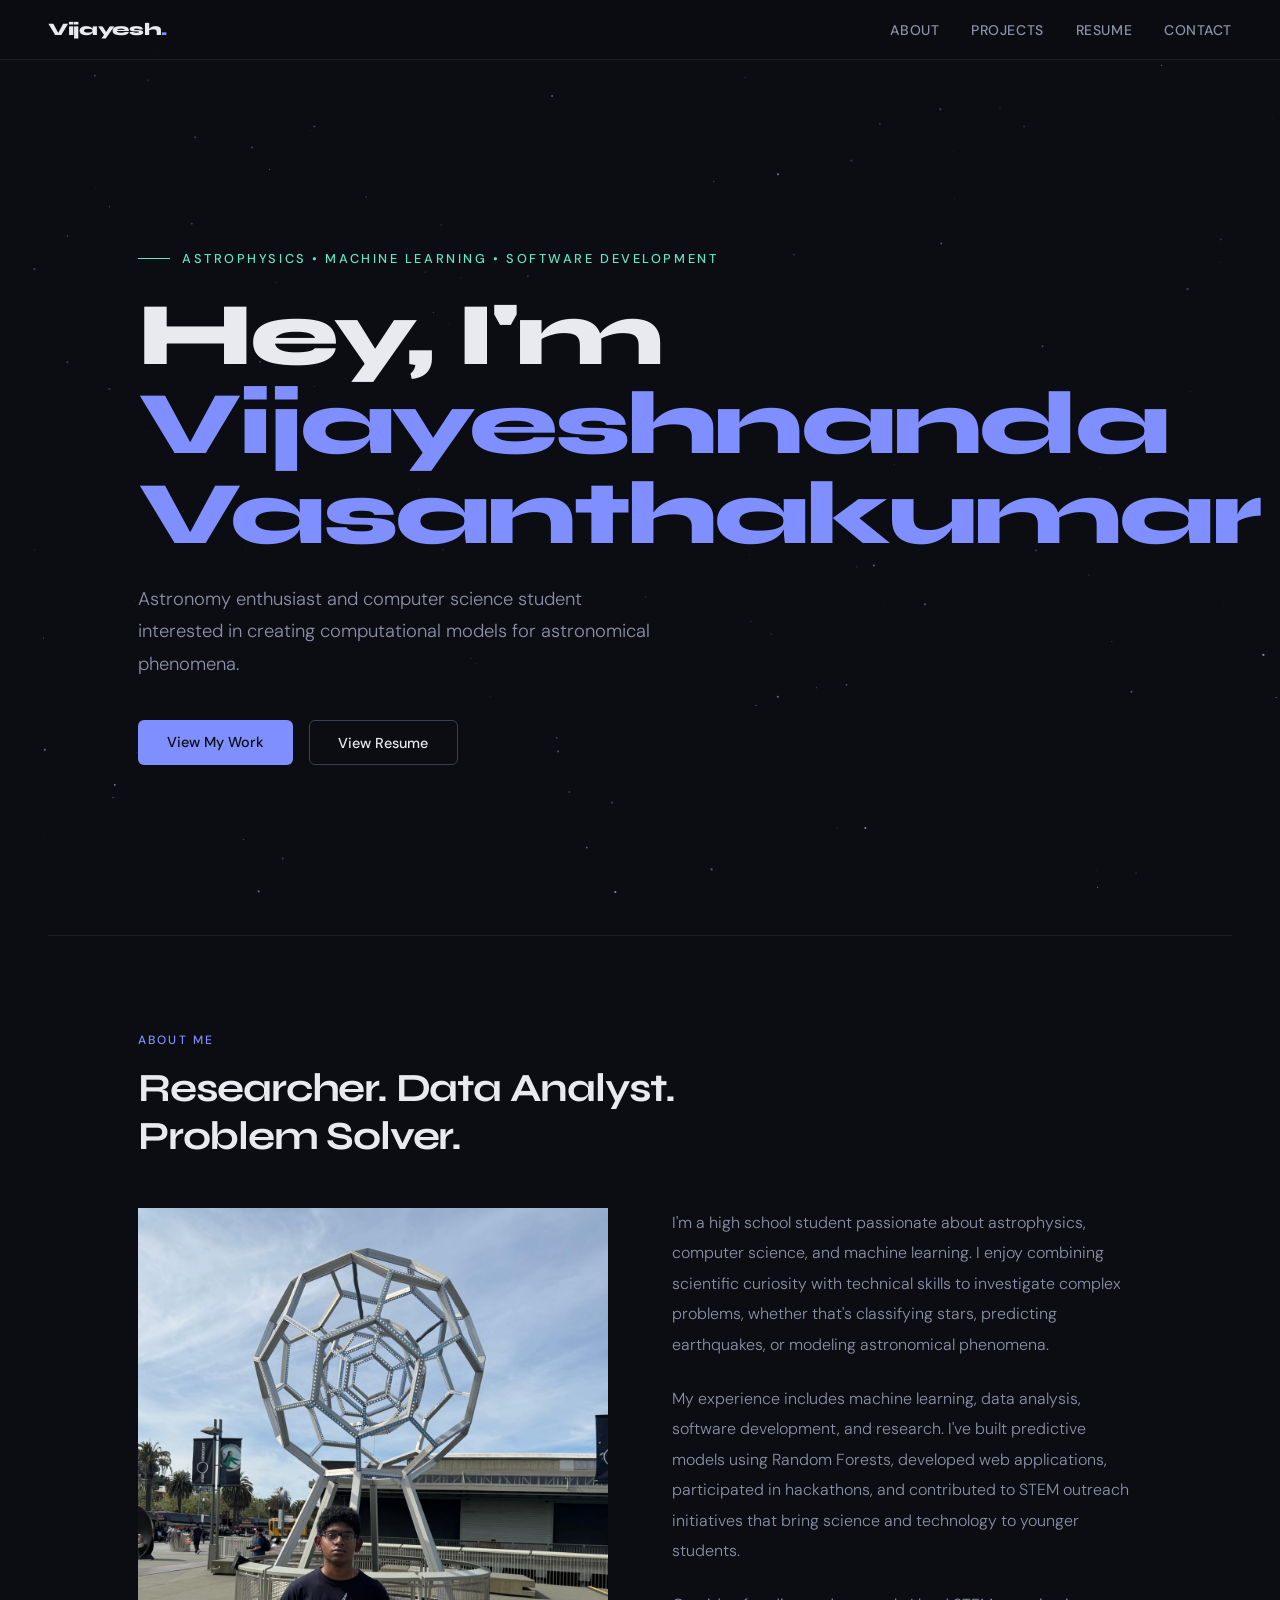
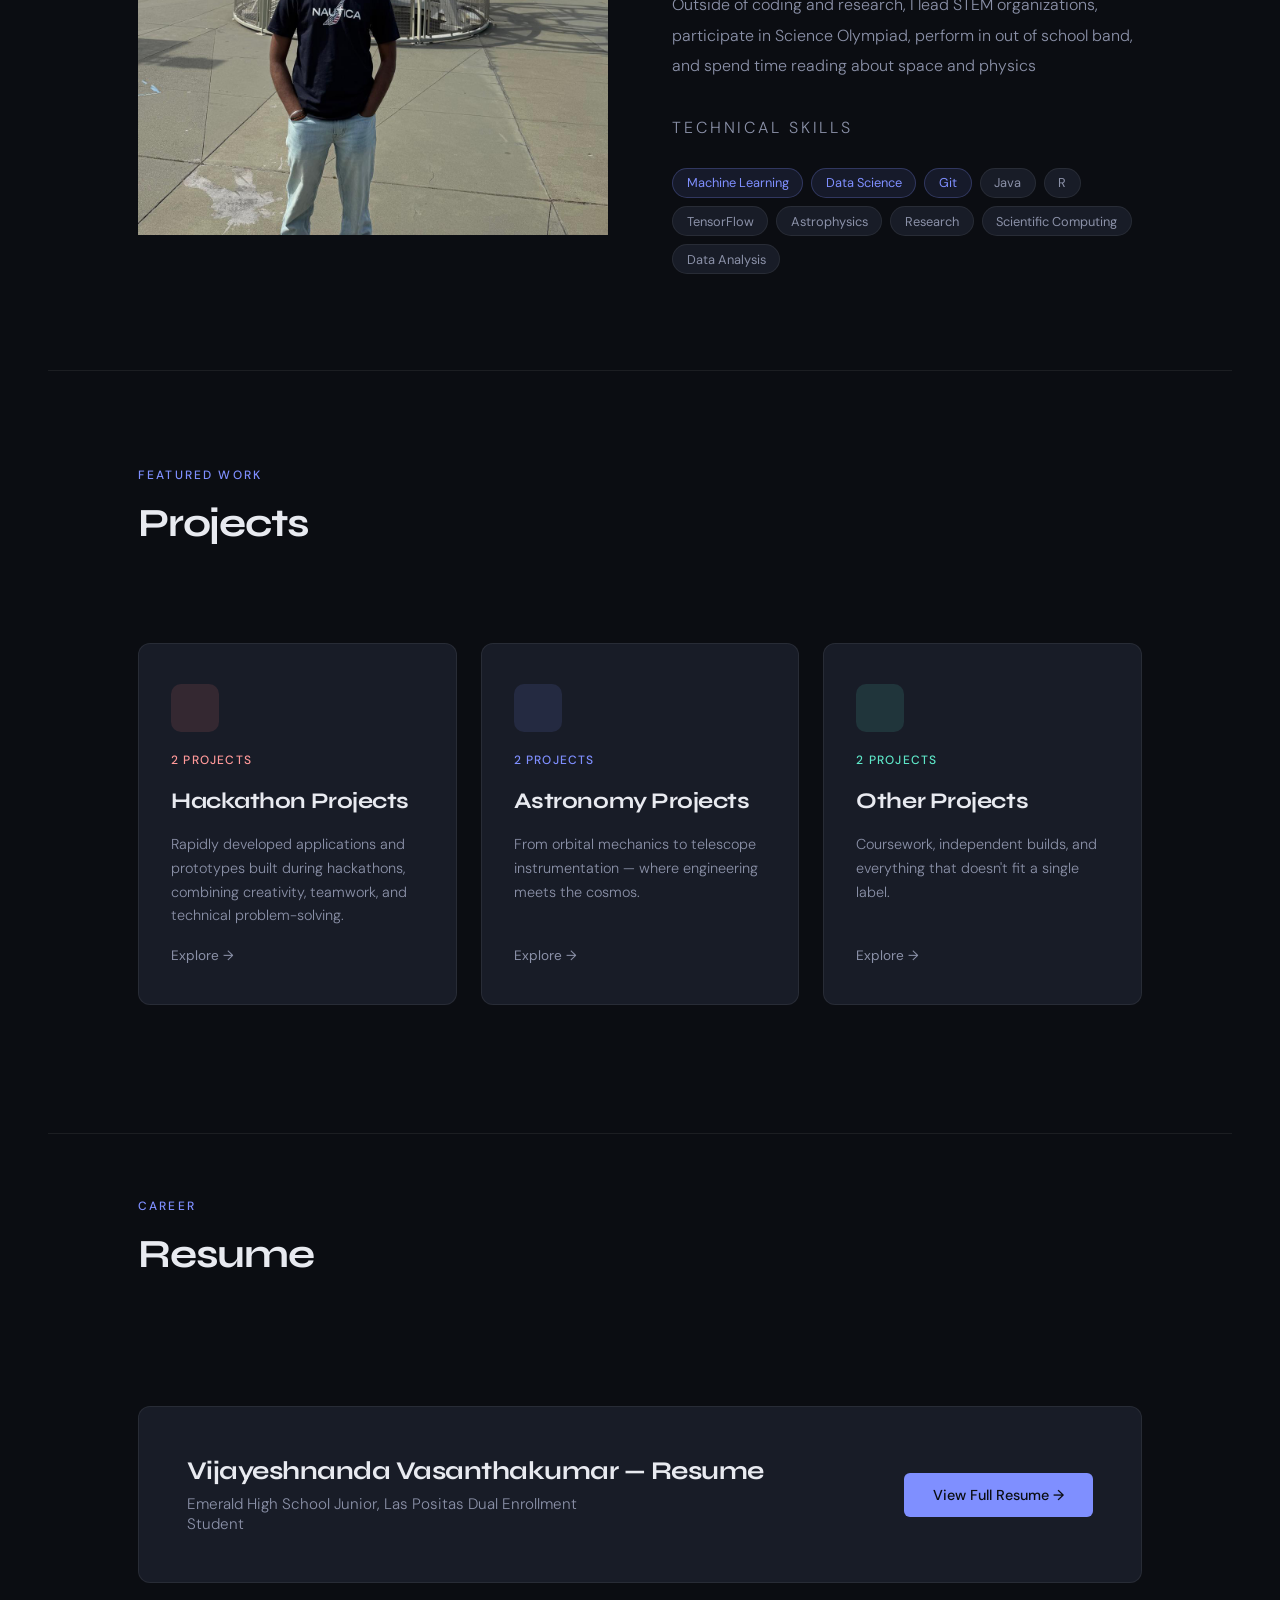
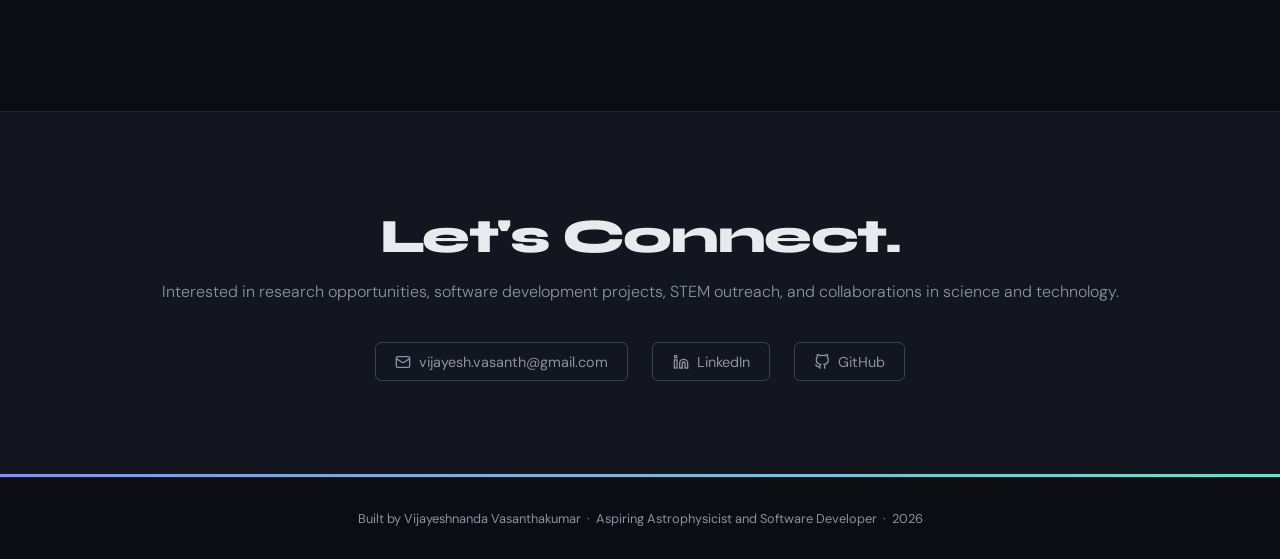
<file: index.html>
<!DOCTYPE html>
<html lang="en">
<head>
<meta charset="UTF-8">
<meta name="viewport" content="width=device-width, initial-scale=1.0">
<title>Vijayeshnanda Vasanthakumar | Portfolio</title>
<link href="https://fonts.googleapis.com/css2?family=Syne:wght@400;600;700;800&family=DM+Sans:wght@300;400;500&display=swap" rel="stylesheet">
<style>
:root {
  --ink: #0b0d12;
  --ink2: #13161e;
  --surface: #181c27;
  --surface2: #1f2436;
  --muted: #3a4058;
  --line: rgba(255,255,255,0.07);
  --text: #e8eaf0;
  --text2: #8b91a8;
  --accent: #7f8fff;
  --accent2: #5ee7c8;
  --glow: rgba(127,143,255,0.12);
}
*, *::before, *::after { box-sizing: border-box; margin: 0; padding: 0; }

body {
  font-family: 'DM Sans', sans-serif;
  background: var(--ink);
  color: var(--text);
  min-height: 100vh;
  overflow-x: hidden;
}

/* Star field */
#stars {
  position: fixed;
  inset: 0;
  pointer-events: none;
  z-index: 0;
}

nav {
  position: fixed;
  top: 0; left: 0; right: 0;
  z-index: 100;
  display: flex;
  justify-content: space-between;
  align-items: center;
  padding: 1.2rem 3rem;
  background: rgba(11,13,18,0.85);
  backdrop-filter: blur(12px);
  border-bottom: 1px solid var(--line);
}

.nav-brand {
  font-family: 'Syne', sans-serif;
  font-weight: 800;
  font-size: 1.1rem;
  color: var(--text);
  text-decoration: none;
  letter-spacing: -0.02em;
}

.nav-brand span { color: var(--accent); }

.nav-links {
  display: flex;
  gap: 2rem;
  list-style: none;
}

.nav-links a {
  font-size: 0.875rem;
  color: var(--text2);
  text-decoration: none;
  font-weight: 500;
  letter-spacing: 0.04em;
  text-transform: uppercase;
  transition: color 0.2s;
}

.nav-links a:hover { color: var(--text); }

main {
  position: relative;
  z-index: 1;
  padding-top: 80px;
}

/* Hero */
.hero {
  min-height: 95vh;
  display: flex;
  flex-direction: column;
  justify-content: center;
  align-items: flex-start;
  padding: 0 3rem;
  max-width: 1100px;
  margin: 0 auto;
}

.hero-eyebrow {
  font-size: 0.8rem;
  font-weight: 500;
  letter-spacing: 0.2em;
  text-transform: uppercase;
  color: var(--accent2);
  margin-bottom: 1.5rem;
  display: flex;
  align-items: center;
  gap: 0.75rem;
}

.hero-eyebrow::before {
  content: '';
  display: block;
  width: 32px;
  height: 1px;
  background: var(--accent2);
}

h1 {
  font-family: 'Syne', sans-serif;
  font-weight: 800;
  font-size: clamp(3rem, 7vw, 6rem);
  line-height: 1.0;
  letter-spacing: -0.03em;
  margin-bottom: 1.5rem;
}

h1 em {
  font-style: normal;
  color: var(--accent);
}

.hero-sub {
  font-size: 1.15rem;
  color: var(--text2);
  max-width: 520px;
  line-height: 1.75;
  margin-bottom: 2.5rem;
  font-weight: 300;
}

.hero-cta {
  display: flex;
  gap: 1rem;
  flex-wrap: wrap;
}

.btn {
  padding: 0.8rem 1.8rem;
  border-radius: 6px;
  font-family: 'DM Sans', sans-serif;
  font-size: 0.9rem;
  font-weight: 500;
  text-decoration: none;
  transition: all 0.2s;
  cursor: pointer;
  border: none;
}

.btn-primary {
  background: var(--accent);
  color: #0b0d12;
}

.btn-primary:hover {
  background: #a0aaff;
  transform: translateY(-1px);
}

.btn-outline {
  background: transparent;
  color: var(--text);
  border: 1px solid var(--muted);
}

.btn-outline:hover {
  border-color: var(--accent);
  color: var(--accent);
  transform: translateY(-1px);
}

/* About section */
.section {
  max-width: 1100px;
  margin: 0 auto;
  padding: 6rem 3rem;
}

.section-label {
  font-size: 0.75rem;
  font-weight: 500;
  letter-spacing: 0.18em;
  text-transform: uppercase;
  color: var(--accent);
  margin-bottom: 1rem;
}

.section-title {
  font-family: 'Syne', sans-serif;
  font-weight: 700;
  font-size: 2.5rem;
  letter-spacing: -0.03em;
  margin-bottom: 3rem;
  color: var(--text);
}

.about-grid {
  display: grid;
  grid-template-columns: 1fr 1fr;
  gap: 4rem;
  align-items: start;
}

.about-photo img {
  width: 100%;
  height: 100%;
  object-fit: cover;
}

.about-photo::after {
  content: '';
  position: absolute;
  bottom: 0; left: 0; right: 0;
  height: 3px;
  background: linear-gradient(90deg, var(--accent), var(--accent2));
}

.about-photo svg {
  width: 48px;
  height: 48px;
  opacity: 0.3;
}

.about-text p {
  color: var(--text2);
  line-height: 1.9;
  margin-bottom: 1.5rem;
  font-size: 1rem;
  font-weight: 300;
}

.about-text p:last-of-type { margin-bottom: 2rem; }

.skills-row {
  display: flex;
  flex-wrap: wrap;
  gap: 0.5rem;
  margin-top: 1.5rem;
}

.skill-tag {
  background: var(--surface);
  border: 1px solid var(--line);
  color: var(--text2);
  font-size: 0.8rem;
  padding: 0.35rem 0.85rem;
  border-radius: 100px;
  font-weight: 400;
}

.skill-tag.accent-tag {
  background: rgba(127,143,255,0.1);
  border-color: rgba(127,143,255,0.25);
  color: var(--accent);
}

/* Divider */
.divider {
  border: none;
  border-top: 1px solid var(--line);
  margin: 0 3rem;
}

/* Projects grid */
.projects-intro {
  max-width: 1100px;
  margin: 0 auto;
  padding: 6rem 3rem 3rem;
}

.project-cards-grid {
  max-width: 1100px;
  margin: 0 auto;
  padding: 0 3rem 8rem;
  display: grid;
  grid-template-columns: repeat(3, 1fr);
  gap: 1.5rem;
}

.project-category-card {
  background: var(--surface);
  border: 1px solid var(--line);
  border-radius: 12px;
  padding: 2.5rem 2rem;
  text-decoration: none;
  display: flex;
  flex-direction: column;
  gap: 1.2rem;
  transition: all 0.25s ease;
  position: relative;
  overflow: hidden;
}

.project-category-card::before {
  content: '';
  position: absolute;
  top: 0; left: 0; right: 0;
  height: 2px;
  opacity: 0;
  transition: opacity 0.25s;
}

.card-hack::before { background: linear-gradient(90deg, #ff7f7f, #ffb347); }
.card-astro::before { background: linear-gradient(90deg, var(--accent), var(--accent2)); }
.card-other::before { background: linear-gradient(90deg, #7fe8c8, #5ec8a8); }

.project-category-card:hover {
  border-color: var(--muted);
  transform: translateY(-4px);
  background: var(--surface2);
}

.project-category-card:hover::before { opacity: 1; }

.card-icon {
  width: 48px;
  height: 48px;
  border-radius: 10px;
  display: flex;
  align-items: center;
  justify-content: center;
  font-size: 1.5rem;
}

.card-hack .card-icon { background: rgba(255,127,127,0.12); }
.card-astro .card-icon { background: rgba(127,143,255,0.12); }
.card-other .card-icon { background: rgba(94,231,200,0.12); }

.card-count {
  font-size: 0.75rem;
  letter-spacing: 0.1em;
  text-transform: uppercase;
  font-weight: 500;
}

.card-hack .card-count { color: #ff9999; }
.card-astro .card-count { color: var(--accent); }
.card-other .card-count { color: var(--accent2); }

.project-category-card h3 {
  font-family: 'Syne', sans-serif;
  font-weight: 700;
  font-size: 1.4rem;
  color: var(--text);
  letter-spacing: -0.02em;
  margin: 0;
}

.project-category-card p {
  color: var(--text2);
  font-size: 0.9rem;
  line-height: 1.65;
  font-weight: 300;
  margin: 0;
}

.card-arrow {
  margin-top: auto;
  color: var(--text2);
  font-size: 0.85rem;
  display: flex;
  align-items: center;
  gap: 0.4rem;
  transition: gap 0.2s;
}

.project-category-card:hover .card-arrow {
  gap: 0.7rem;
  color: var(--text);
}

/* Resume section */
.resume-card-wrapper {
  max-width: 1100px;
  margin: 0 auto;
  padding: 0 3rem 8rem;
}

.resume-card {
  background: var(--surface);
  border: 1px solid var(--line);
  border-radius: 12px;
  padding: 3rem;
  display: grid;
  grid-template-columns: 1fr auto;
  align-items: center;
  gap: 2rem;
  text-decoration: none;
  transition: all 0.25s;
  position: relative;
  overflow: hidden;
}

.resume-card::before {
  content: '';
  position: absolute;
  top: 0; left: 0; right: 0;
  height: 2px;
  background: linear-gradient(90deg, var(--accent), var(--accent2));
  opacity: 0;
  transition: opacity 0.25s;
}

.resume-card:hover {
  border-color: var(--muted);
  transform: translateY(-2px);
}

.resume-card:hover::before { opacity: 1; }

.resume-card h3 {
  font-family: 'Syne', sans-serif;
  font-weight: 700;
  font-size: 1.6rem;
  color: var(--text);
  letter-spacing: -0.02em;
  margin-bottom: 0.5rem;
}

.resume-card p {
  color: var(--text2);
  font-size: 0.95rem;
  font-weight: 300;
  max-width: 420px;
}

.resume-card .btn { flex-shrink: 0; }

/* Contact */
.contact-section {
  background: var(--ink2);
  border-top: 1px solid var(--line);
  padding: 6rem 3rem;
  text-align: center;
}

.contact-section h2 {
  font-family: 'Syne', sans-serif;
  font-weight: 800;
  font-size: 3rem;
  letter-spacing: -0.03em;
  margin-bottom: 1rem;
}

.contact-section p {
  color: var(--text2);
  font-size: 1rem;
  font-weight: 300;
  margin-bottom: 2.5rem;
}

.contact-links {
  display: flex;
  justify-content: center;
  gap: 1.5rem;
  flex-wrap: wrap;
}

.contact-link {
  display: flex;
  align-items: center;
  gap: 0.5rem;
  color: var(--text2);
  text-decoration: none;
  font-size: 0.9rem;
  padding: 0.6rem 1.2rem;
  border: 1px solid var(--muted);
  border-radius: 6px;
  transition: all 0.2s;
}

.contact-link:hover {
  color: var(--accent);
  border-color: var(--accent);
}

footer {
  background: var(--ink);
  border-top: 1px solid var(--line);
  text-align: center;
  padding: 2rem;
  color: var(--text2);
  font-size: 0.8rem;
}

@media (max-width: 900px) {
  nav { padding: 1rem 1.5rem; }
  .hero, .section, .projects-intro, .project-cards-grid, .resume-card-wrapper { padding-left: 1.5rem; padding-right: 1.5rem; }
  .about-grid { grid-template-columns: 1fr; gap: 2rem; }
  .about-photo { aspect-ratio: 1/1; }
  .project-cards-grid { grid-template-columns: 1fr; }
  .resume-card { grid-template-columns: 1fr; }
  .divider { margin: 0 1.5rem; }
}
</style>
</head>
<body>

<canvas id="stars"></canvas>

<nav>
  <a href="index.html" class="nav-brand">Vijayesh<span>.</span></a>
  <ul class="nav-links">
    <li><a href="#about">About</a></li>
    <li><a href="#projects">Projects</a></li>
    <li><a href="pages/resume.html">Resume</a></li>
    <li><a href="#contact">Contact</a></li>
  </ul>
</nav>

<main>

  <!-- Hero -->
  <section class="hero">
    <div class="hero-eyebrow">Astrophysics • Machine Learning • Software Development</div>
    <h1>Hey, I'm<br><em>Vijayeshnanda Vasanthakumar</em></h1>
    <p class="hero-sub">Astronomy enthusiast and computer science student interested in creating computational models for astronomical phenomena.</p>
    <div class="hero-cta">
      <a href="#projects" class="btn btn-primary">View My Work</a>
      <a href="pages/resume.html" class="btn btn-outline">View Resume</a>
    </div>
  </section>

  <hr class="divider">

  <!-- About -->
  <section id="about" class="section">
    <p class="section-label">About Me</p>
    <h2 class="section-title">Researcher. Data Analyst.<br>Problem Solver.</h2>
    <div class="about-grid">
      <div class="about-photo">
        <img src="external/vijayesh.jpeg" alt="Vijayeshnanda Vasanthakumar">
      </div>
      <div class="about-text">
        <p>I'm a high school student passionate about astrophysics, computer science, and machine learning. I enjoy combining scientific curiosity with technical skills to investigate complex problems, whether that's classifying stars, predicting earthquakes, or modeling astronomical phenomena.</p>
        <p>My experience includes machine learning, data analysis, software development, and research. I've built predictive models using Random Forests, developed web applications, participated in hackathons, and contributed to STEM outreach initiatives that bring science and technology to younger students.</p>
        <p>Outside of coding and research, I lead STEM organizations, participate in Science Olympiad, perform in out of school band, and spend time reading about space and physics</p>

        <p class="section-label" style="margin-top: 2rem; margin-bottom: 0.75rem;">Technical Skills</p>
        <div class="skills-row">
            <span class="skill-tag accent-tag">Machine Learning</span>
            <span class="skill-tag accent-tag">Data Science</span>
            <span class="skill-tag accent-tag">Git</span>
            <span class="skill-tag">Java</span>
            <span class="skill-tag">R</span>
            <span class="skill-tag">TensorFlow</span>
            <span class="skill-tag">Astrophysics</span>
            <span class="skill-tag">Research</span>
            <span class="skill-tag">Scientific Computing</span>
            <span class="skill-tag">Data Analysis</span>
        </div>
      </div>
    </div>
  </section>

  <hr class="divider">

  <!-- Projects -->
  <div id="projects" class="projects-intro">
    <p class="section-label">Featured Work</p>
    <h2 class="section-title">Projects</h2>
  </div>

  <div class="project-cards-grid">
    <a href="pages/hackathon.html" class="project-category-card card-hack">
      <div class="card-icon"></div>
      <span class="card-count">2 Projects</span>
      <h3>Hackathon Projects</h3>
      <p>Rapidly developed applications and prototypes built during hackathons, combining creativity, teamwork, and technical problem-solving.</p>
      <div class="card-arrow">Explore &#8594;</div>
    </a>

    <a href="pages/astronomy.html" class="project-category-card card-astro">
      <div class="card-icon"></div>
      <span class="card-count">2 Projects</span>
      <h3>Astronomy Projects</h3>
      <p>From orbital mechanics to telescope instrumentation — where engineering meets the cosmos.</p>
      <div class="card-arrow">Explore &#8594;</div>
    </a>

    <a href="pages/other.html" class="project-category-card card-other">
      <div class="card-icon"></div>
      <span class="card-count">2 Projects</span>
      <h3>Other Projects</h3>
      <p>Coursework, independent builds, and everything that doesn't fit a single label.</p>
      <div class="card-arrow">Explore &#8594;</div>
    </a>
  </div>

  <hr class="divider">

  <!-- Resume -->
  <div class="section" style="padding-top: 4rem;">
    <p class="section-label">Career</p>
    <h2 class="section-title" style="margin-bottom: 2rem;">Resume</h2>
  </div>

  <div class="resume-card-wrapper" style="padding-top: 0;">
    <a href="pages/resume.html" class="resume-card">
      <div>
        <h3>Vijayeshnanda Vasanthakumar — Resume</h3>
        <p>Emerald High School Junior, Las Positas Dual Enrollment Student</p>
      </div>
      <span class="btn btn-primary">View Full Resume &#8594;</span>
    </a>
  </div>

  <!-- Contact -->
  <section id="contact" class="contact-section">
    <h2>Let's Connect.</h2>
    <p>Interested in research opportunities, software development projects, STEM outreach, and collaborations in science and technology.</p>
    <div class="contact-links">
      <a href="mailto:vijayesh.vasanth@gmail.com" class="contact-link">
        <svg width="16" height="16" viewBox="0 0 24 24" fill="none" stroke="currentColor" stroke-width="2"><rect x="2" y="4" width="20" height="16" rx="2"/><path d="m22 7-8.97 5.7a1.94 1.94 0 0 1-2.06 0L2 7"/></svg>
        vijayesh.vasanth@gmail.com
      </a>
      <a href="https://www.linkedin.com/in/vijayeshnanda-vasanthakumar/" class="contact-link">
        <svg width="16" height="16" viewBox="0 0 24 24" fill="none" stroke="currentColor" stroke-width="2"><path d="M16 8a6 6 0 0 1 6 6v7h-4v-7a2 2 0 0 0-2-2 2 2 0 0 0-2 2v7h-4v-7a6 6 0 0 1 6-6z"/><rect x="2" y="9" width="4" height="12"/><circle cx="4" cy="4" r="2"/></svg>
        LinkedIn
      </a>
      <a href="https://github.com/Vijayesh314" class="contact-link">
        <svg width="16" height="16" viewBox="0 0 24 24" fill="none" stroke="currentColor" stroke-width="2"><path d="M9 19c-5 1.5-5-2.5-7-3m14 6v-3.87a3.37 3.37 0 0 0-.94-2.61c3.14-.35 6.44-1.54 6.44-7A5.44 5.44 0 0 0 20 4.77 5.07 5.07 0 0 0 19.91 1S18.73.65 16 2.48a13.38 13.38 0 0 0-7 0C6.27.65 5.09 1 5.09 1A5.07 5.07 0 0 0 5 4.77a5.44 5.44 0 0 0-1.5 3.78c0 5.42 3.3 6.61 6.44 7A3.37 3.37 0 0 0 9 18.13V22"/></svg>
        GitHub
      </a>
    </div>
  </section>

</main>

<footer>
  Built by Vijayeshnanda Vasanthakumar &nbsp;·&nbsp; Aspiring Astrophysicist and Software Developer &nbsp;·&nbsp; 2026
</footer>

<script>
const canvas = document.getElementById('stars');
const ctx = canvas.getContext('2d');
let stars = [];

function resize() {
  canvas.width = window.innerWidth;
  canvas.height = window.innerHeight;
}

function makeStars() {
  stars = [];
  for (let i = 0; i < 180; i++) {
    stars.push({
      x: Math.random() * canvas.width,
      y: Math.random() * canvas.height,
      r: Math.random() * 1.2,
      a: Math.random() * 0.6 + 0.1,
      s: Math.random() * 0.3 + 0.05
    });
  }
}

function draw() {
  ctx.clearRect(0, 0, canvas.width, canvas.height);
  const now = Date.now() / 1000;
  stars.forEach(s => {
    ctx.beginPath();
    ctx.arc(s.x, s.y, s.r, 0, Math.PI * 2);
    ctx.fillStyle = `rgba(200,210,255,${s.a * (0.7 + 0.3 * Math.sin(now * s.s + s.x))})`;
    ctx.fill();
  });
  requestAnimationFrame(draw);
}

resize();
makeStars();
draw();
window.addEventListener('resize', () => { resize(); makeStars(); });

// Smooth scroll
document.querySelectorAll('a[href^="#"]').forEach(a => {
  a.addEventListener('click', e => {
    const t = document.querySelector(a.getAttribute('href'));
    if (t) { e.preventDefault(); t.scrollIntoView({ behavior: 'smooth' }); }
  });
});
</script>
</body>
</html>
</file>
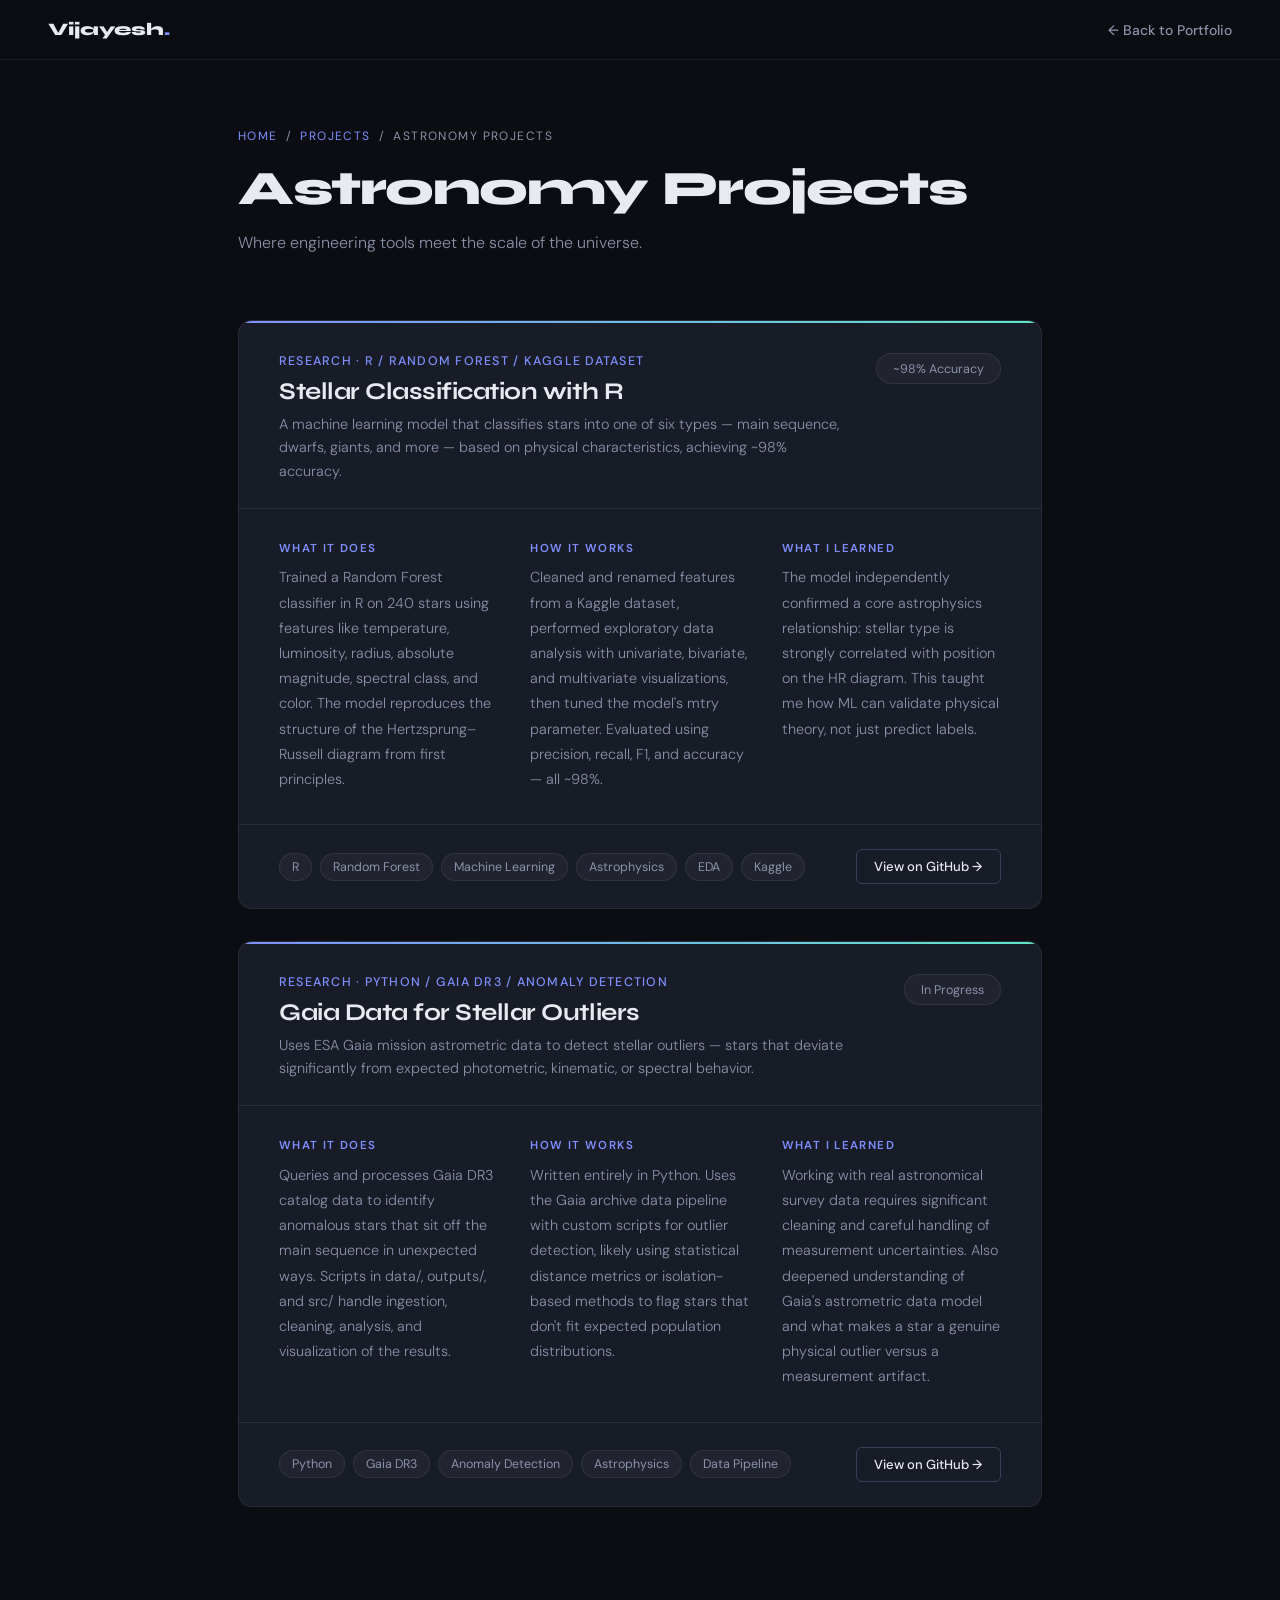
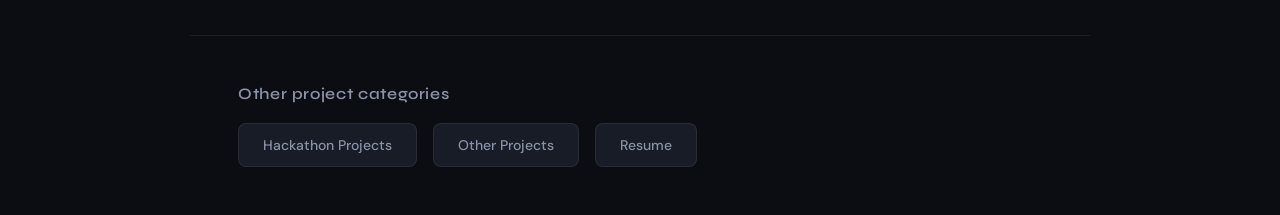
<file: pages/astronomy.html>
<!DOCTYPE html>
<html lang="en">
<head>
<meta charset="UTF-8">
<meta name="viewport" content="width=device-width, initial-scale=1.0">
<title>Astronomy Projects — Vijayesh</title>
<link href="https://fonts.googleapis.com/css2?family=Syne:wght@400;600;700;800&family=DM+Sans:wght@300;400;500&display=swap" rel="stylesheet">
<style>

:root {
  --ink: #0b0d12;
  --ink2: #13161e;
  --surface: #181c27;
  --surface2: #1f2436;
  --muted: #3a4058;
  --line: rgba(255,255,255,0.07);
  --text: #e8eaf0;
  --text2: #8b91a8;
}
*, *::before, *::after { box-sizing: border-box; margin: 0; padding: 0; }
body { font-family: 'DM Sans', sans-serif; background: var(--ink); color: var(--text); min-height: 100vh; }
nav { position: fixed; top: 0; left: 0; right: 0; z-index: 100; display: flex; justify-content: space-between; align-items: center; padding: 1.2rem 3rem; background: rgba(11,13,18,0.9); backdrop-filter: blur(12px); border-bottom: 1px solid var(--line); }
.nav-brand { font-family: 'Syne', sans-serif; font-weight: 800; font-size: 1.1rem; color: var(--text); text-decoration: none; }
.nav-back { display: flex; align-items: center; gap: 0.5rem; color: var(--text2); text-decoration: none; font-size: 0.875rem; font-weight: 500; transition: color 0.2s; }
.nav-back:hover { color: var(--text); }
.page-header { padding: 8rem 3rem 4rem; max-width: 900px; margin: 0 auto; }
.breadcrumb { font-size: 0.75rem; letter-spacing: 0.12em; text-transform: uppercase; color: var(--text2); margin-bottom: 1rem; display: flex; align-items: center; gap: 0.5rem; }
.breadcrumb a { color: var(--accent); text-decoration: none; }
.breadcrumb a:hover { text-decoration: underline; }
.page-icon { font-size: 3rem; margin-bottom: 1rem; display: block; }
h1 { font-family: 'Syne', sans-serif; font-weight: 800; font-size: 3rem; letter-spacing: -0.03em; margin-bottom: 0.75rem; }
.page-sub { color: var(--text2); font-size: 1rem; font-weight: 300; line-height: 1.7; }
.projects-list { max-width: 900px; margin: 0 auto; padding: 0 3rem 8rem; display: flex; flex-direction: column; gap: 2rem; }
.project-card { background: var(--surface); border: 1px solid var(--line); border-radius: 14px; overflow: hidden; transition: border-color 0.2s; position: relative; }
.project-card::before { content: ''; position: absolute; top: 0; left: 0; right: 0; height: 2px; background: linear-gradient(90deg, var(--accent-from), var(--accent-to)); }
.project-card:hover { border-color: var(--muted); }
.project-card-header { padding: 2rem 2.5rem 1.5rem; display: flex; justify-content: space-between; align-items: flex-start; gap: 2rem; border-bottom: 1px solid var(--line); }
.project-meta { font-size: 0.78rem; letter-spacing: 0.1em; text-transform: uppercase; color: var(--accent); font-weight: 500; margin-bottom: 0.5rem; }
.project-card-header h2 { font-family: 'Syne', sans-serif; font-weight: 700; font-size: 1.5rem; letter-spacing: -0.02em; color: var(--text); margin-bottom: 0.4rem; }
.project-desc { font-size: 0.9rem; color: var(--text2); line-height: 1.65; font-weight: 300; }
.project-status { background: rgba(255,255,255,0.04); border: 1px solid var(--line); border-radius: 100px; padding: 0.4rem 1rem; font-size: 0.78rem; color: var(--text2); white-space: nowrap; flex-shrink: 0; }
.project-body { padding: 2rem 2.5rem; display: grid; grid-template-columns: 1fr 1fr 1fr; gap: 2rem; border-bottom: 1px solid var(--line); }
.block-label { font-size: 0.72rem; letter-spacing: 0.12em; text-transform: uppercase; color: var(--accent); font-weight: 600; margin-bottom: 0.6rem; }
.project-block p { font-size: 0.9rem; color: var(--text2); line-height: 1.75; font-weight: 300; }
.project-footer { padding: 1.5rem 2.5rem; display: flex; justify-content: space-between; align-items: center; gap: 1.5rem; flex-wrap: wrap; }
.tags { display: flex; flex-wrap: wrap; gap: 0.5rem; }
.tag { background: rgba(255,255,255,0.04); border: 1px solid var(--line); color: var(--text2); font-size: 0.78rem; padding: 0.3rem 0.75rem; border-radius: 100px; }
.project-links { display: flex; gap: 0.75rem; flex-shrink: 0; }
.btn { display: inline-flex; align-items: center; gap: 0.4rem; border-radius: 6px; font-family: 'DM Sans', sans-serif; font-weight: 500; text-decoration: none; transition: all 0.2s; cursor: pointer; border: none; }
.btn-sm { padding: 0.5rem 1.1rem; font-size: 0.82rem; }
.btn-outline { background: transparent; color: var(--text); border: 1px solid var(--muted); }
.btn-outline:hover { border-color: var(--accent); color: var(--accent); }
.btn-ghost { background: transparent; color: var(--text2); border: none; padding-left: 0; }
.btn-ghost:hover { color: var(--text); }
.other-cats { max-width: 900px; margin: 0 auto; padding: 3rem; border-top: 1px solid var(--line); }
.other-cats h3 { font-family: 'Syne', sans-serif; font-weight: 600; font-size: 1rem; color: var(--text2); margin-bottom: 1.25rem; letter-spacing: 0.04em; }
.cat-links { display: flex; gap: 1rem; flex-wrap: wrap; }
.cat-link { display: flex; align-items: center; gap: 0.6rem; padding: 0.75rem 1.5rem; background: var(--surface); border: 1px solid var(--line); border-radius: 8px; text-decoration: none; color: var(--text2); font-size: 0.875rem; font-weight: 500; transition: all 0.2s; }
.cat-link:hover { border-color: var(--muted); color: var(--text); background: var(--surface2); }
@media (max-width: 768px) { nav, .page-header, .projects-list, .other-cats { padding-left: 1.5rem; padding-right: 1.5rem; } h1 { font-size: 2rem; } .project-card-header { flex-direction: column; gap: 1rem; } .project-body { grid-template-columns: 1fr; gap: 1.5rem; } .project-footer { flex-direction: column; align-items: flex-start; } }

:root {
  --accent: #7f8fff;
  --accent-from: #7f8fff;
  --accent-to: #5ee7c8;
}
</style>
</head>
<body>
<nav>
  <a href="../index.html" class="nav-brand">Vijayesh<span style="color:#7f8fff">.</span></a>
  <a href="../index.html" class="nav-back">&#8592; Back to Portfolio</a>
</nav>

<div class="page-header">
  <div class="breadcrumb">
    <a href="../index.html">Home</a>
    <span>/</span>
    <a href="../index.html#projects">Projects</a>
    <span>/</span>
    <span>Astronomy Projects</span>
  </div>
  <span class="page-icon"></span>
  <h1>Astronomy Projects</h1>
  <p class="page-sub">Where engineering tools meet the scale of the universe.</p>
</div>

<div class="projects-list">

    <div class="project-card">
      <div class="project-card-header">
        <div>
          <div class="project-meta">Research · R / Random Forest / Kaggle Dataset</div>
          <h2>Stellar Classification with R</h2>
          <p class="project-desc" style="margin-top:0.4rem;">A machine learning model that classifies stars into one of six types — main sequence, dwarfs, giants, and more — based on physical characteristics, achieving ~98% accuracy.</p>
        </div>
        <div class="project-status">~98% Accuracy</div>
      </div>
      <div class="project-body">
        <div class="project-block">
          <div class="block-label">What it does</div>
          <p>Trained a Random Forest classifier in R on 240 stars using features like temperature, luminosity, radius, absolute magnitude, spectral class, and color. The model reproduces the structure of the Hertzsprung–Russell diagram from first principles.</p>
        </div>
        <div class="project-block">
          <div class="block-label">How it works</div>
          <p>Cleaned and renamed features from a Kaggle dataset, performed exploratory data analysis with univariate, bivariate, and multivariate visualizations, then tuned the model's mtry parameter. Evaluated using precision, recall, F1, and accuracy — all ~98%.</p>
        </div>
        <div class="project-block">
          <div class="block-label">What I learned</div>
          <p>The model independently confirmed a core astrophysics relationship: stellar type is strongly correlated with position on the HR diagram. This taught me how ML can validate physical theory, not just predict labels.</p>
        </div>
      </div>
      <div class="project-footer">
        <div class="tags"><span class="tag">R</span><span class="tag">Random Forest</span><span class="tag">Machine Learning</span><span class="tag">Astrophysics</span><span class="tag">EDA</span><span class="tag">Kaggle</span></div>
        <div class="project-links">
          <a href="https://github.com/Vijayesh314/Stellar-Classification-with-R" target="_blank" rel="noopener" class="btn btn-outline btn-sm">View on GitHub &#8594;</a>
        </div>
      </div>
    </div>
    <div class="project-card">
      <div class="project-card-header">
        <div>
          <div class="project-meta">Research · Python / Gaia DR3 / Anomaly Detection</div>
          <h2>Gaia Data for Stellar Outliers</h2>
          <p class="project-desc" style="margin-top:0.4rem;">Uses ESA Gaia mission astrometric data to detect stellar outliers — stars that deviate significantly from expected photometric, kinematic, or spectral behavior.</p>
        </div>
        <div class="project-status">In Progress</div>
      </div>
      <div class="project-body">
        <div class="project-block">
          <div class="block-label">What it does</div>
          <p>Queries and processes Gaia DR3 catalog data to identify anomalous stars that sit off the main sequence in unexpected ways. Scripts in data/, outputs/, and src/ handle ingestion, cleaning, analysis, and visualization of the results.</p>
        </div>
        <div class="project-block">
          <div class="block-label">How it works</div>
          <p>Written entirely in Python. Uses the Gaia archive data pipeline with custom scripts for outlier detection, likely using statistical distance metrics or isolation-based methods to flag stars that don't fit expected population distributions.</p>
        </div>
        <div class="project-block">
          <div class="block-label">What I learned</div>
          <p>Working with real astronomical survey data requires significant cleaning and careful handling of measurement uncertainties. Also deepened understanding of Gaia's astrometric data model and what makes a star a genuine physical outlier versus a measurement artifact.</p>
        </div>
      </div>
      <div class="project-footer">
        <div class="tags"><span class="tag">Python</span><span class="tag">Gaia DR3</span><span class="tag">Anomaly Detection</span><span class="tag">Astrophysics</span><span class="tag">Data Pipeline</span></div>
        <div class="project-links">
          <a href="https://github.com/Vijayesh314/Gaia-Data-for-Stellar-Outliers" target="_blank" rel="noopener" class="btn btn-outline btn-sm">View on GitHub &#8594;</a>
        </div>
      </div>
    </div>
</div>

<div class="other-cats">
  <h3>Other project categories</h3>
  <div class="cat-links">
    <a href="hackathon.html" class="cat-link">Hackathon Projects</a>
    <a href="other.html" class="cat-link">Other Projects</a>
    <a href="resume.html" class="cat-link">Resume</a>
  </div>
</div>
</body>
</html>
</file>
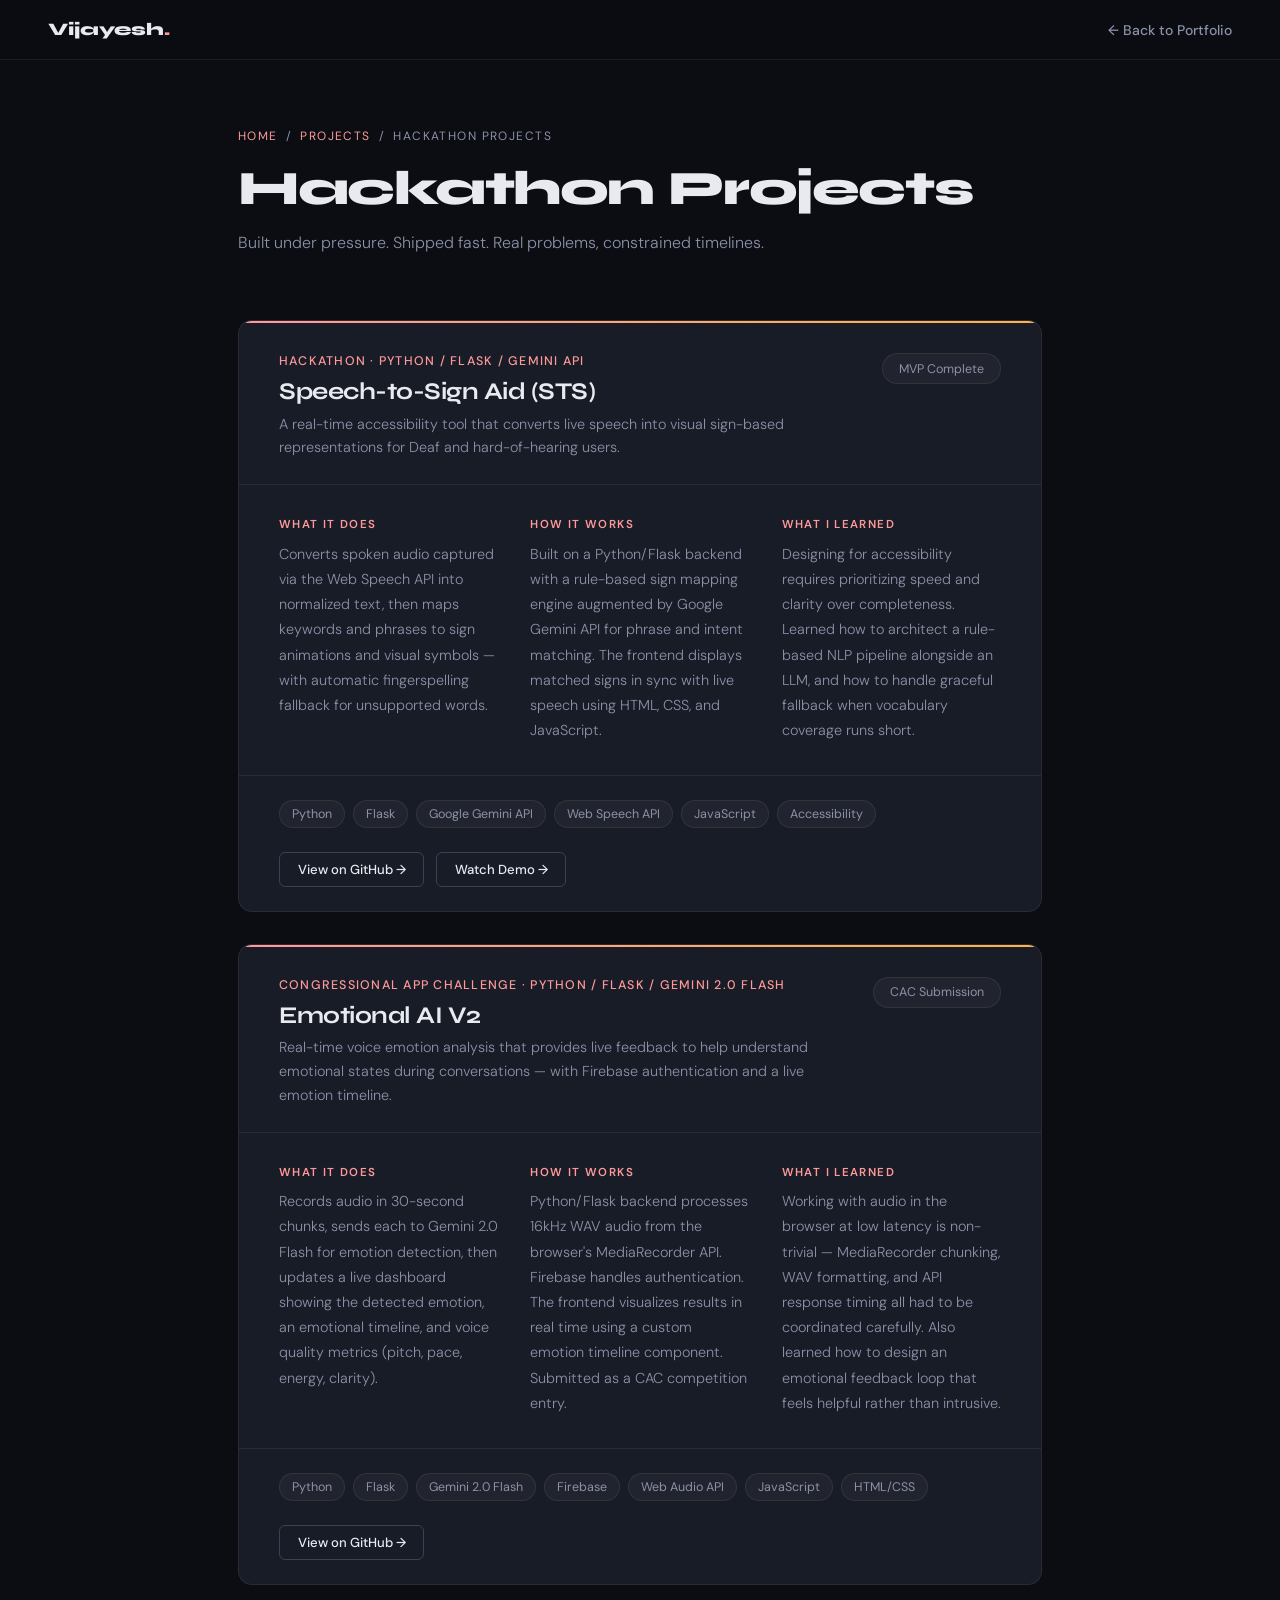
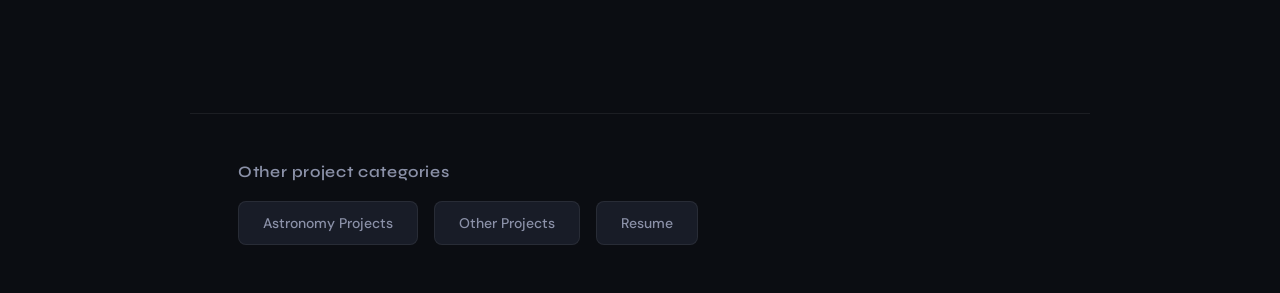
<file: pages/hackathon.html>
<!DOCTYPE html>
<html lang="en">
<head>
<meta charset="UTF-8">
<meta name="viewport" content="width=device-width, initial-scale=1.0">
<title>Hackathon Projects — Vijayesh</title>
<link href="https://fonts.googleapis.com/css2?family=Syne:wght@400;600;700;800&family=DM+Sans:wght@300;400;500&display=swap" rel="stylesheet">
<style>

:root {
  --ink: #0b0d12;
  --ink2: #13161e;
  --surface: #181c27;
  --surface2: #1f2436;
  --muted: #3a4058;
  --line: rgba(255,255,255,0.07);
  --text: #e8eaf0;
  --text2: #8b91a8;
}
*, *::before, *::after { box-sizing: border-box; margin: 0; padding: 0; }
body { font-family: 'DM Sans', sans-serif; background: var(--ink); color: var(--text); min-height: 100vh; }
nav { position: fixed; top: 0; left: 0; right: 0; z-index: 100; display: flex; justify-content: space-between; align-items: center; padding: 1.2rem 3rem; background: rgba(11,13,18,0.9); backdrop-filter: blur(12px); border-bottom: 1px solid var(--line); }
.nav-brand { font-family: 'Syne', sans-serif; font-weight: 800; font-size: 1.1rem; color: var(--text); text-decoration: none; }
.nav-back { display: flex; align-items: center; gap: 0.5rem; color: var(--text2); text-decoration: none; font-size: 0.875rem; font-weight: 500; transition: color 0.2s; }
.nav-back:hover { color: var(--text); }
.page-header { padding: 8rem 3rem 4rem; max-width: 900px; margin: 0 auto; }
.breadcrumb { font-size: 0.75rem; letter-spacing: 0.12em; text-transform: uppercase; color: var(--text2); margin-bottom: 1rem; display: flex; align-items: center; gap: 0.5rem; }
.breadcrumb a { color: var(--accent); text-decoration: none; }
.breadcrumb a:hover { text-decoration: underline; }
.page-icon { font-size: 3rem; margin-bottom: 1rem; display: block; }
h1 { font-family: 'Syne', sans-serif; font-weight: 800; font-size: 3rem; letter-spacing: -0.03em; margin-bottom: 0.75rem; }
.page-sub { color: var(--text2); font-size: 1rem; font-weight: 300; line-height: 1.7; }
.projects-list { max-width: 900px; margin: 0 auto; padding: 0 3rem 8rem; display: flex; flex-direction: column; gap: 2rem; }
.project-card { background: var(--surface); border: 1px solid var(--line); border-radius: 14px; overflow: hidden; transition: border-color 0.2s; position: relative; }
.project-card::before { content: ''; position: absolute; top: 0; left: 0; right: 0; height: 2px; background: linear-gradient(90deg, var(--accent-from), var(--accent-to)); }
.project-card:hover { border-color: var(--muted); }
.project-card-header { padding: 2rem 2.5rem 1.5rem; display: flex; justify-content: space-between; align-items: flex-start; gap: 2rem; border-bottom: 1px solid var(--line); }
.project-meta { font-size: 0.78rem; letter-spacing: 0.1em; text-transform: uppercase; color: var(--accent); font-weight: 500; margin-bottom: 0.5rem; }
.project-card-header h2 { font-family: 'Syne', sans-serif; font-weight: 700; font-size: 1.5rem; letter-spacing: -0.02em; color: var(--text); margin-bottom: 0.4rem; }
.project-desc { font-size: 0.9rem; color: var(--text2); line-height: 1.65; font-weight: 300; }
.project-status { background: rgba(255,255,255,0.04); border: 1px solid var(--line); border-radius: 100px; padding: 0.4rem 1rem; font-size: 0.78rem; color: var(--text2); white-space: nowrap; flex-shrink: 0; }
.project-body { padding: 2rem 2.5rem; display: grid; grid-template-columns: 1fr 1fr 1fr; gap: 2rem; border-bottom: 1px solid var(--line); }
.block-label { font-size: 0.72rem; letter-spacing: 0.12em; text-transform: uppercase; color: var(--accent); font-weight: 600; margin-bottom: 0.6rem; }
.project-block p { font-size: 0.9rem; color: var(--text2); line-height: 1.75; font-weight: 300; }
.project-footer { padding: 1.5rem 2.5rem; display: flex; justify-content: space-between; align-items: center; gap: 1.5rem; flex-wrap: wrap; }
.tags { display: flex; flex-wrap: wrap; gap: 0.5rem; }
.tag { background: rgba(255,255,255,0.04); border: 1px solid var(--line); color: var(--text2); font-size: 0.78rem; padding: 0.3rem 0.75rem; border-radius: 100px; }
.project-links { display: flex; gap: 0.75rem; flex-shrink: 0; }
.btn { display: inline-flex; align-items: center; gap: 0.4rem; border-radius: 6px; font-family: 'DM Sans', sans-serif; font-weight: 500; text-decoration: none; transition: all 0.2s; cursor: pointer; border: none; }
.btn-sm { padding: 0.5rem 1.1rem; font-size: 0.82rem; }
.btn-outline { background: transparent; color: var(--text); border: 1px solid var(--muted); }
.btn-outline:hover { border-color: var(--accent); color: var(--accent); }
.btn-ghost { background: transparent; color: var(--text2); border: none; padding-left: 0; }
.btn-ghost:hover { color: var(--text); }
.other-cats { max-width: 900px; margin: 0 auto; padding: 3rem; border-top: 1px solid var(--line); }
.other-cats h3 { font-family: 'Syne', sans-serif; font-weight: 600; font-size: 1rem; color: var(--text2); margin-bottom: 1.25rem; letter-spacing: 0.04em; }
.cat-links { display: flex; gap: 1rem; flex-wrap: wrap; }
.cat-link { display: flex; align-items: center; gap: 0.6rem; padding: 0.75rem 1.5rem; background: var(--surface); border: 1px solid var(--line); border-radius: 8px; text-decoration: none; color: var(--text2); font-size: 0.875rem; font-weight: 500; transition: all 0.2s; }
.cat-link:hover { border-color: var(--muted); color: var(--text); background: var(--surface2); }
@media (max-width: 768px) { nav, .page-header, .projects-list, .other-cats { padding-left: 1.5rem; padding-right: 1.5rem; } h1 { font-size: 2rem; } .project-card-header { flex-direction: column; gap: 1rem; } .project-body { grid-template-columns: 1fr; gap: 1.5rem; } .project-footer { flex-direction: column; align-items: flex-start; } }

:root {
  --accent: #ff9999;
  --accent-from: #ff9999;
  --accent-to: #ffb347;
}
</style>
</head>
<body>
<nav>
  <a href="../index.html" class="nav-brand">Vijayesh<span style="color:#ff9999">.</span></a>
  <a href="../index.html" class="nav-back">&#8592; Back to Portfolio</a>
</nav>

<div class="page-header">
  <div class="breadcrumb">
    <a href="../index.html">Home</a>
    <span>/</span>
    <a href="../index.html#projects">Projects</a>
    <span>/</span>
    <span>Hackathon Projects</span>
  </div>
  <span class="page-icon"></span>
  <h1>Hackathon Projects</h1>
  <p class="page-sub">Built under pressure. Shipped fast. Real problems, constrained timelines.</p>
</div>

<div class="projects-list">

    <div class="project-card">
      <div class="project-card-header">
        <div>
          <div class="project-meta">Hackathon · Python / Flask / Gemini API</div>
          <h2>Speech-to-Sign Aid (STS)</h2>
          <p class="project-desc" style="margin-top:0.4rem;">A real-time accessibility tool that converts live speech into visual sign-based representations for Deaf and hard-of-hearing users.</p>
        </div>
        <div class="project-status">MVP Complete</div>
      </div>
      <div class="project-body">
        <div class="project-block">
          <div class="block-label">What it does</div>
          <p>Converts spoken audio captured via the Web Speech API into normalized text, then maps keywords and phrases to sign animations and visual symbols — with automatic fingerspelling fallback for unsupported words.</p>
        </div>
        <div class="project-block">
          <div class="block-label">How it works</div>
          <p>Built on a Python/Flask backend with a rule-based sign mapping engine augmented by Google Gemini API for phrase and intent matching. The frontend displays matched signs in sync with live speech using HTML, CSS, and JavaScript.</p>
        </div>
        <div class="project-block">
          <div class="block-label">What I learned</div>
          <p>Designing for accessibility requires prioritizing speed and clarity over completeness. Learned how to architect a rule-based NLP pipeline alongside an LLM, and how to handle graceful fallback when vocabulary coverage runs short.</p>
        </div>
      </div>
      <div class="project-footer">
        <div class="tags"><span class="tag">Python</span><span class="tag">Flask</span><span class="tag">Google Gemini API</span><span class="tag">Web Speech API</span><span class="tag">JavaScript</span><span class="tag">Accessibility</span></div>
        <div class="project-links">
          <a href="https://github.com/Vijayesh314/STS" target="_blank" rel="noopener" class="btn btn-outline btn-sm">View on GitHub &#8594;</a>
          <a href="https://youtu.be/K_6FJlDvidQ?si=_QdQXEIEXGaLDZMJ" target="_blank" rel="noopener" class="btn btn-outline btn-sm">Watch Demo &#8594;</a>
        </div>
      </div>
    </div>
    <div class="project-card">
      <div class="project-card-header">
        <div>
          <div class="project-meta">Congressional App Challenge · Python / Flask / Gemini 2.0 Flash</div>
          <h2>Emotional AI V2</h2>
          <p class="project-desc" style="margin-top:0.4rem;">Real-time voice emotion analysis that provides live feedback to help understand emotional states during conversations — with Firebase authentication and a live emotion timeline.</p>
        </div>
        <div class="project-status">CAC Submission</div>
      </div>
      <div class="project-body">
        <div class="project-block">
          <div class="block-label">What it does</div>
          <p>Records audio in 30-second chunks, sends each to Gemini 2.0 Flash for emotion detection, then updates a live dashboard showing the detected emotion, an emotional timeline, and voice quality metrics (pitch, pace, energy, clarity).</p>
        </div>
        <div class="project-block">
          <div class="block-label">How it works</div>
          <p>Python/Flask backend processes 16kHz WAV audio from the browser's MediaRecorder API. Firebase handles authentication. The frontend visualizes results in real time using a custom emotion timeline component. Submitted as a CAC competition entry.</p>
        </div>
        <div class="project-block">
          <div class="block-label">What I learned</div>
          <p>Working with audio in the browser at low latency is non-trivial — MediaRecorder chunking, WAV formatting, and API response timing all had to be coordinated carefully. Also learned how to design an emotional feedback loop that feels helpful rather than intrusive.</p>
        </div>
      </div>
      <div class="project-footer">
        <div class="tags"><span class="tag">Python</span><span class="tag">Flask</span><span class="tag">Gemini 2.0 Flash</span><span class="tag">Firebase</span><span class="tag">Web Audio API</span><span class="tag">JavaScript</span><span class="tag">HTML/CSS</span></div>
        <div class="project-links">
          <a href="https://github.com/Vijayesh314/Emotional-AIV2" target="_blank" rel="noopener" class="btn btn-outline btn-sm">View on GitHub &#8594;</a>
        </div>
      </div>
    </div>
</div>

<div class="other-cats">
  <h3>Other project categories</h3>
  <div class="cat-links">
    <a href="astronomy.html" class="cat-link">Astronomy Projects</a>
    <a href="other.html" class="cat-link">Other Projects</a>
    <a href="resume.html" class="cat-link">Resume</a>
  </div>
</div>
</body>
</html>
</file>
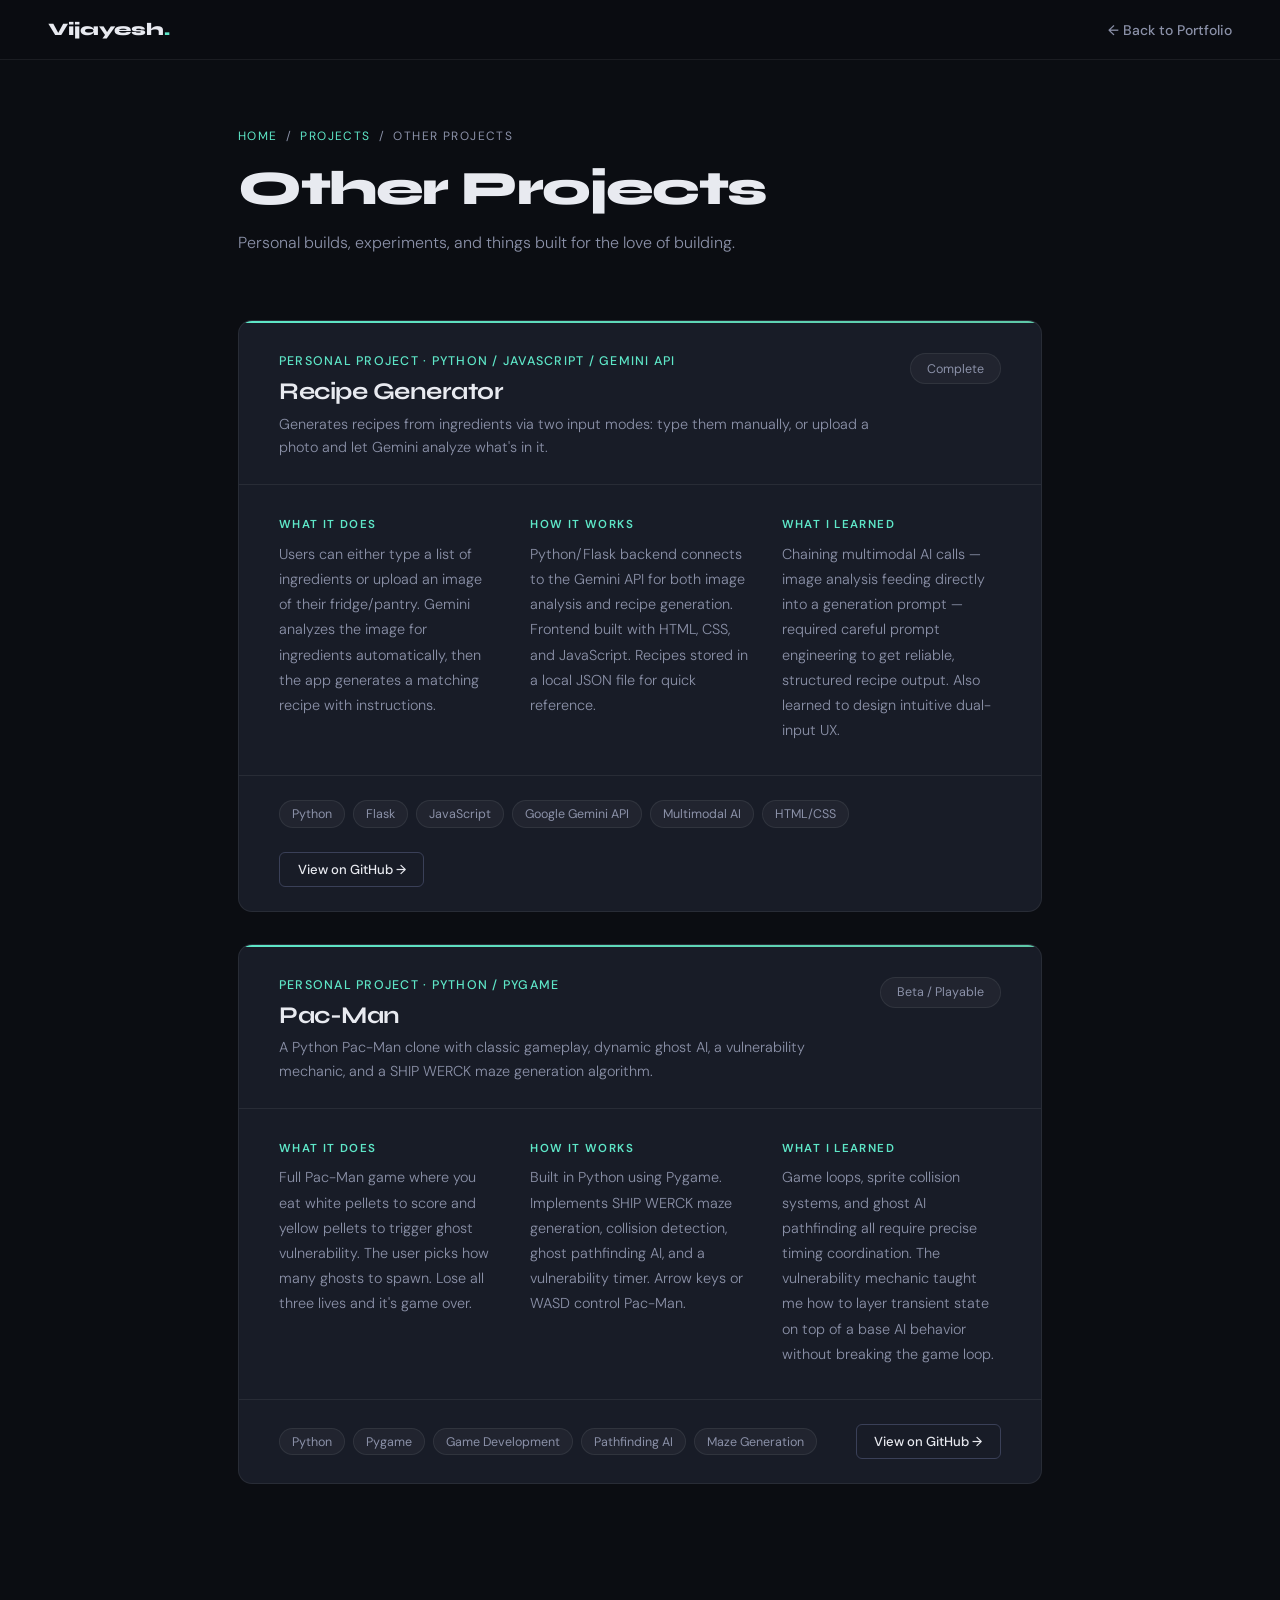
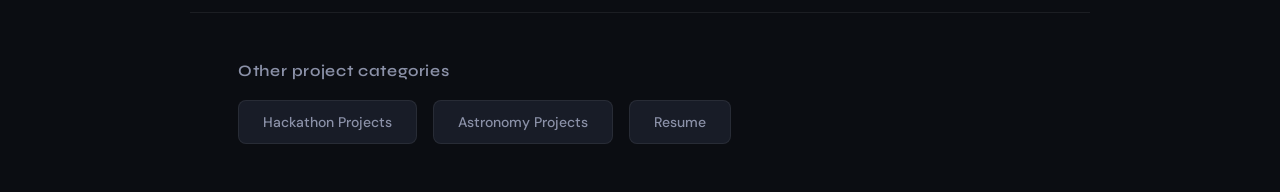
<file: pages/other.html>
<!DOCTYPE html>
<html lang="en">
<head>
<meta charset="UTF-8">
<meta name="viewport" content="width=device-width, initial-scale=1.0">
<title>Other Projects — Vijayesh</title>
<link href="https://fonts.googleapis.com/css2?family=Syne:wght@400;600;700;800&family=DM+Sans:wght@300;400;500&display=swap" rel="stylesheet">
<style>

:root {
  --ink: #0b0d12;
  --ink2: #13161e;
  --surface: #181c27;
  --surface2: #1f2436;
  --muted: #3a4058;
  --line: rgba(255,255,255,0.07);
  --text: #e8eaf0;
  --text2: #8b91a8;
}
*, *::before, *::after { box-sizing: border-box; margin: 0; padding: 0; }
body { font-family: 'DM Sans', sans-serif; background: var(--ink); color: var(--text); min-height: 100vh; }
nav { position: fixed; top: 0; left: 0; right: 0; z-index: 100; display: flex; justify-content: space-between; align-items: center; padding: 1.2rem 3rem; background: rgba(11,13,18,0.9); backdrop-filter: blur(12px); border-bottom: 1px solid var(--line); }
.nav-brand { font-family: 'Syne', sans-serif; font-weight: 800; font-size: 1.1rem; color: var(--text); text-decoration: none; }
.nav-back { display: flex; align-items: center; gap: 0.5rem; color: var(--text2); text-decoration: none; font-size: 0.875rem; font-weight: 500; transition: color 0.2s; }
.nav-back:hover { color: var(--text); }
.page-header { padding: 8rem 3rem 4rem; max-width: 900px; margin: 0 auto; }
.breadcrumb { font-size: 0.75rem; letter-spacing: 0.12em; text-transform: uppercase; color: var(--text2); margin-bottom: 1rem; display: flex; align-items: center; gap: 0.5rem; }
.breadcrumb a { color: var(--accent); text-decoration: none; }
.breadcrumb a:hover { text-decoration: underline; }
.page-icon { font-size: 3rem; margin-bottom: 1rem; display: block; }
h1 { font-family: 'Syne', sans-serif; font-weight: 800; font-size: 3rem; letter-spacing: -0.03em; margin-bottom: 0.75rem; }
.page-sub { color: var(--text2); font-size: 1rem; font-weight: 300; line-height: 1.7; }
.projects-list { max-width: 900px; margin: 0 auto; padding: 0 3rem 8rem; display: flex; flex-direction: column; gap: 2rem; }
.project-card { background: var(--surface); border: 1px solid var(--line); border-radius: 14px; overflow: hidden; transition: border-color 0.2s; position: relative; }
.project-card::before { content: ''; position: absolute; top: 0; left: 0; right: 0; height: 2px; background: linear-gradient(90deg, var(--accent-from), var(--accent-to)); }
.project-card:hover { border-color: var(--muted); }
.project-card-header { padding: 2rem 2.5rem 1.5rem; display: flex; justify-content: space-between; align-items: flex-start; gap: 2rem; border-bottom: 1px solid var(--line); }
.project-meta { font-size: 0.78rem; letter-spacing: 0.1em; text-transform: uppercase; color: var(--accent); font-weight: 500; margin-bottom: 0.5rem; }
.project-card-header h2 { font-family: 'Syne', sans-serif; font-weight: 700; font-size: 1.5rem; letter-spacing: -0.02em; color: var(--text); margin-bottom: 0.4rem; }
.project-desc { font-size: 0.9rem; color: var(--text2); line-height: 1.65; font-weight: 300; }
.project-status { background: rgba(255,255,255,0.04); border: 1px solid var(--line); border-radius: 100px; padding: 0.4rem 1rem; font-size: 0.78rem; color: var(--text2); white-space: nowrap; flex-shrink: 0; }
.project-body { padding: 2rem 2.5rem; display: grid; grid-template-columns: 1fr 1fr 1fr; gap: 2rem; border-bottom: 1px solid var(--line); }
.block-label { font-size: 0.72rem; letter-spacing: 0.12em; text-transform: uppercase; color: var(--accent); font-weight: 600; margin-bottom: 0.6rem; }
.project-block p { font-size: 0.9rem; color: var(--text2); line-height: 1.75; font-weight: 300; }
.project-footer { padding: 1.5rem 2.5rem; display: flex; justify-content: space-between; align-items: center; gap: 1.5rem; flex-wrap: wrap; }
.tags { display: flex; flex-wrap: wrap; gap: 0.5rem; }
.tag { background: rgba(255,255,255,0.04); border: 1px solid var(--line); color: var(--text2); font-size: 0.78rem; padding: 0.3rem 0.75rem; border-radius: 100px; }
.project-links { display: flex; gap: 0.75rem; flex-shrink: 0; }
.btn { display: inline-flex; align-items: center; gap: 0.4rem; border-radius: 6px; font-family: 'DM Sans', sans-serif; font-weight: 500; text-decoration: none; transition: all 0.2s; cursor: pointer; border: none; }
.btn-sm { padding: 0.5rem 1.1rem; font-size: 0.82rem; }
.btn-outline { background: transparent; color: var(--text); border: 1px solid var(--muted); }
.btn-outline:hover { border-color: var(--accent); color: var(--accent); }
.btn-ghost { background: transparent; color: var(--text2); border: none; padding-left: 0; }
.btn-ghost:hover { color: var(--text); }
.other-cats { max-width: 900px; margin: 0 auto; padding: 3rem; border-top: 1px solid var(--line); }
.other-cats h3 { font-family: 'Syne', sans-serif; font-weight: 600; font-size: 1rem; color: var(--text2); margin-bottom: 1.25rem; letter-spacing: 0.04em; }
.cat-links { display: flex; gap: 1rem; flex-wrap: wrap; }
.cat-link { display: flex; align-items: center; gap: 0.6rem; padding: 0.75rem 1.5rem; background: var(--surface); border: 1px solid var(--line); border-radius: 8px; text-decoration: none; color: var(--text2); font-size: 0.875rem; font-weight: 500; transition: all 0.2s; }
.cat-link:hover { border-color: var(--muted); color: var(--text); background: var(--surface2); }
@media (max-width: 768px) { nav, .page-header, .projects-list, .other-cats { padding-left: 1.5rem; padding-right: 1.5rem; } h1 { font-size: 2rem; } .project-card-header { flex-direction: column; gap: 1rem; } .project-body { grid-template-columns: 1fr; gap: 1.5rem; } .project-footer { flex-direction: column; align-items: flex-start; } }

:root {
  --accent: #5ee7c8;
  --accent-from: #5ee7c8;
  --accent-to: #5ec8a8;
}
</style>
</head>
<body>
<nav>
  <a href="../index.html" class="nav-brand">Vijayesh<span style="color:#5ee7c8">.</span></a>
  <a href="../index.html" class="nav-back">&#8592; Back to Portfolio</a>
</nav>

<div class="page-header">
  <div class="breadcrumb">
    <a href="../index.html">Home</a>
    <span>/</span>
    <a href="../index.html#projects">Projects</a>
    <span>/</span>
    <span>Other Projects</span>
  </div>
  <span class="page-icon"></span>
  <h1>Other Projects</h1>
  <p class="page-sub">Personal builds, experiments, and things built for the love of building.</p>
</div>

<div class="projects-list">

    <div class="project-card">
      <div class="project-card-header">
        <div>
          <div class="project-meta">Personal Project · Python / JavaScript / Gemini API</div>
          <h2>Recipe Generator</h2>
          <p class="project-desc" style="margin-top:0.4rem;">Generates recipes from ingredients via two input modes: type them manually, or upload a photo and let Gemini analyze what's in it.</p>
        </div>
        <div class="project-status">Complete</div>
      </div>
      <div class="project-body">
        <div class="project-block">
          <div class="block-label">What it does</div>
          <p>Users can either type a list of ingredients or upload an image of their fridge/pantry. Gemini analyzes the image for ingredients automatically, then the app generates a matching recipe with instructions.</p>
        </div>
        <div class="project-block">
          <div class="block-label">How it works</div>
          <p>Python/Flask backend connects to the Gemini API for both image analysis and recipe generation. Frontend built with HTML, CSS, and JavaScript. Recipes stored in a local JSON file for quick reference.</p>
        </div>
        <div class="project-block">
          <div class="block-label">What I learned</div>
          <p>Chaining multimodal AI calls — image analysis feeding directly into a generation prompt — required careful prompt engineering to get reliable, structured recipe output. Also learned to design intuitive dual-input UX.</p>
        </div>
      </div>
      <div class="project-footer">
        <div class="tags"><span class="tag">Python</span><span class="tag">Flask</span><span class="tag">JavaScript</span><span class="tag">Google Gemini API</span><span class="tag">Multimodal AI</span><span class="tag">HTML/CSS</span></div>
        <div class="project-links">
          <a href="https://github.com/Vijayesh314/RecipeGenerator" target="_blank" rel="noopener" class="btn btn-outline btn-sm">View on GitHub &#8594;</a>
        </div>
      </div>
    </div>
    <div class="project-card">
      <div class="project-card-header">
        <div>
          <div class="project-meta">Personal Project · Python / Pygame</div>
          <h2>Pac-Man</h2>
          <p class="project-desc" style="margin-top:0.4rem;">A Python Pac-Man clone with classic gameplay, dynamic ghost AI, a vulnerability mechanic, and a SHIP WERCK maze generation algorithm.</p>
        </div>
        <div class="project-status">Beta / Playable</div>
      </div>
      <div class="project-body">
        <div class="project-block">
          <div class="block-label">What it does</div>
          <p>Full Pac-Man game where you eat white pellets to score and yellow pellets to trigger ghost vulnerability. The user picks how many ghosts to spawn. Lose all three lives and it's game over.</p>
        </div>
        <div class="project-block">
          <div class="block-label">How it works</div>
          <p>Built in Python using Pygame. Implements SHIP WERCK maze generation, collision detection, ghost pathfinding AI, and a vulnerability timer. Arrow keys or WASD control Pac-Man.</p>
        </div>
        <div class="project-block">
          <div class="block-label">What I learned</div>
          <p>Game loops, sprite collision systems, and ghost AI pathfinding all require precise timing coordination. The vulnerability mechanic taught me how to layer transient state on top of a base AI behavior without breaking the game loop.</p>
        </div>
      </div>
      <div class="project-footer">
        <div class="tags"><span class="tag">Python</span><span class="tag">Pygame</span><span class="tag">Game Development</span><span class="tag">Pathfinding AI</span><span class="tag">Maze Generation</span></div>
        <div class="project-links">
          <a href="https://github.com/Vijayesh314/Pac-Man" target="_blank" rel="noopener" class="btn btn-outline btn-sm">View on GitHub &#8594;</a>
        </div>
      </div>
    </div>
</div>

<div class="other-cats">
  <h3>Other project categories</h3>
  <div class="cat-links">
    <a href="hackathon.html" class="cat-link">Hackathon Projects</a>
    <a href="astronomy.html" class="cat-link">Astronomy Projects</a>
    <a href="resume.html" class="cat-link">Resume</a>
  </div>
</div>
</body>
</html>
</file>
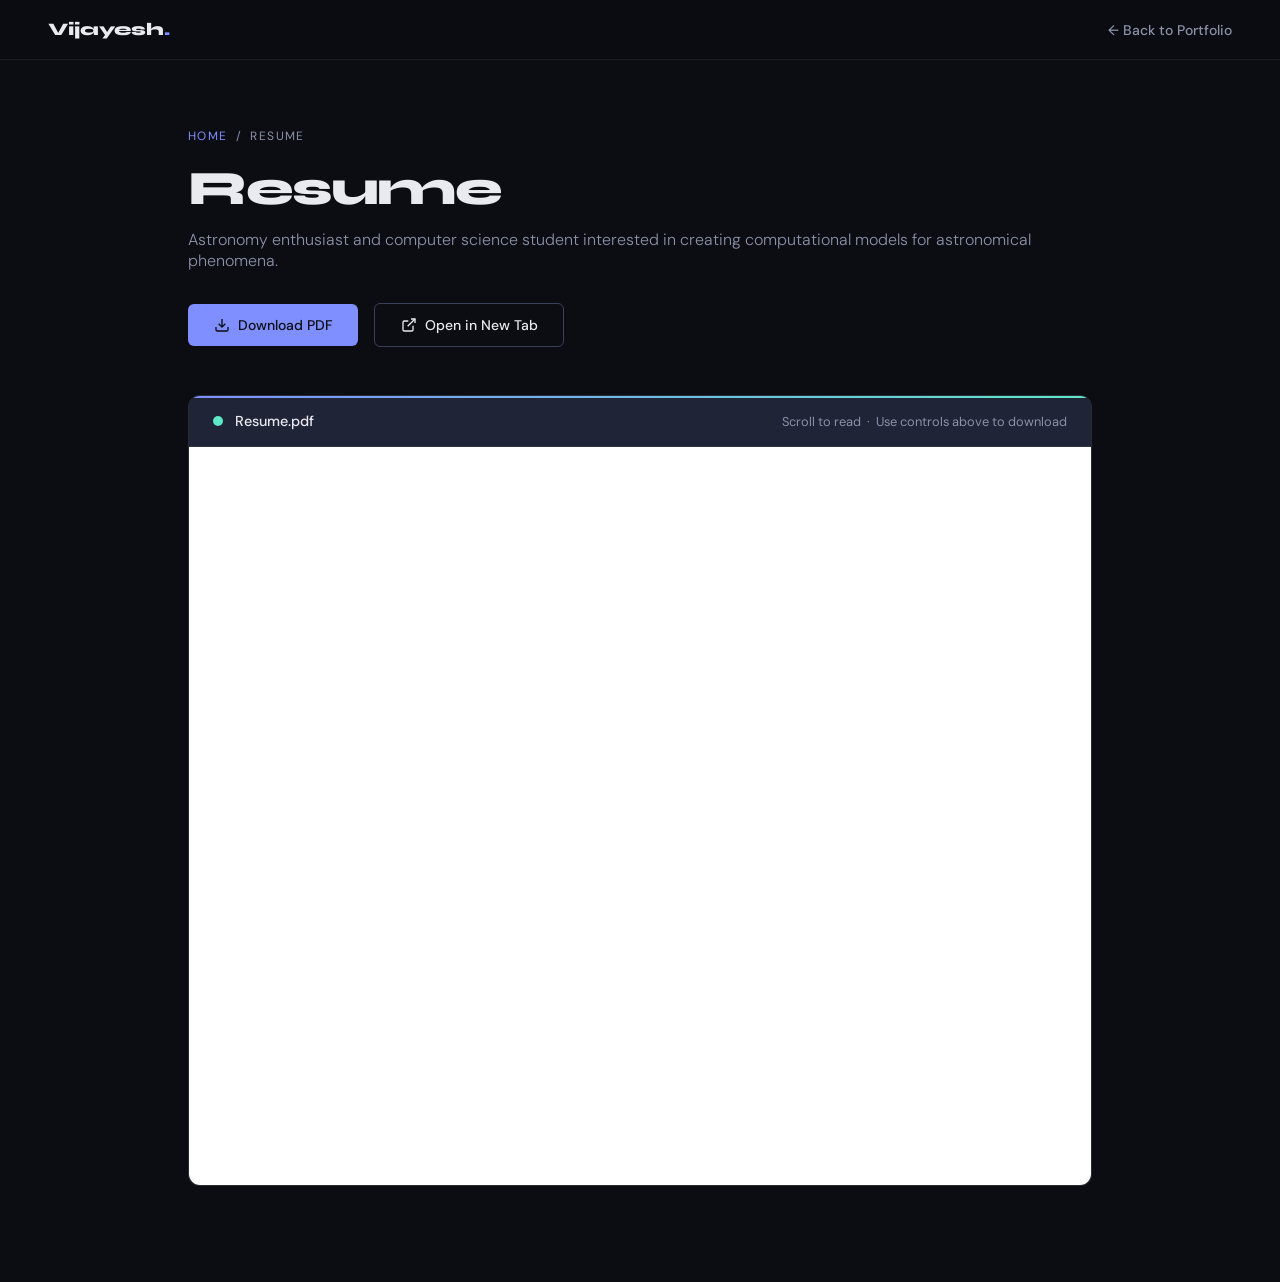
<file: pages/resume.html>
<!DOCTYPE html>
<html lang="en">
<head>
<meta charset="UTF-8">
<meta name="viewport" content="width=device-width, initial-scale=1.0">
<title>Resume — Vijayesh</title>
<link href="https://fonts.googleapis.com/css2?family=Syne:wght@400;600;700;800&family=DM+Sans:wght@300;400;500&display=swap" rel="stylesheet">
<style>
:root {
  --ink: #0b0d12;
  --ink2: #13161e;
  --surface: #181c27;
  --surface2: #1f2436;
  --muted: #3a4058;
  --line: rgba(255,255,255,0.07);
  --text: #e8eaf0;
  --text2: #8b91a8;
  --accent: #7f8fff;
  --accent2: #5ee7c8;
}
*, *::before, *::after { box-sizing: border-box; margin: 0; padding: 0; }

body {
  font-family: 'DM Sans', sans-serif;
  background: var(--ink);
  color: var(--text);
  min-height: 100vh;
}

nav {
  position: fixed;
  top: 0; left: 0; right: 0;
  z-index: 100;
  display: flex;
  justify-content: space-between;
  align-items: center;
  padding: 1.2rem 3rem;
  background: rgba(11,13,18,0.9);
  backdrop-filter: blur(12px);
  border-bottom: 1px solid var(--line);
}

.nav-brand {
  font-family: 'Syne', sans-serif;
  font-weight: 800;
  font-size: 1.1rem;
  color: var(--text);
  text-decoration: none;
}

.nav-brand span { color: var(--accent); }

.nav-back {
  display: flex;
  align-items: center;
  gap: 0.5rem;
  color: var(--text2);
  text-decoration: none;
  font-size: 0.875rem;
  font-weight: 500;
  transition: color 0.2s;
}

.nav-back:hover { color: var(--text); }

.page-header {
  padding: 8rem 3rem 3rem;
  max-width: 1000px;
  margin: 0 auto;
}

.breadcrumb {
  font-size: 0.75rem;
  letter-spacing: 0.12em;
  text-transform: uppercase;
  color: var(--text2);
  margin-bottom: 1rem;
  display: flex;
  align-items: center;
  gap: 0.5rem;
}

.breadcrumb a { color: var(--accent); text-decoration: none; }
.breadcrumb a:hover { text-decoration: underline; }

h1 {
  font-family: 'Syne', sans-serif;
  font-weight: 800;
  font-size: 3rem;
  letter-spacing: -0.03em;
  margin-bottom: 0.75rem;
}

.page-sub {
  color: var(--text2);
  font-size: 1rem;
  font-weight: 300;
  margin-bottom: 2rem;
}

.header-actions {
  display: flex;
  gap: 1rem;
  align-items: center;
  flex-wrap: wrap;
}

.btn {
  padding: 0.75rem 1.6rem;
  border-radius: 6px;
  font-family: 'DM Sans', sans-serif;
  font-size: 0.875rem;
  font-weight: 500;
  text-decoration: none;
  transition: all 0.2s;
  cursor: pointer;
  border: none;
  display: inline-flex;
  align-items: center;
  gap: 0.5rem;
}

.btn-primary {
  background: var(--accent);
  color: #0b0d12;
}

.btn-primary:hover { background: #a0aaff; }

.btn-outline {
  background: transparent;
  color: var(--text);
  border: 1px solid var(--muted);
}

.btn-outline:hover {
  border-color: var(--accent);
  color: var(--accent);
}

/* PDF Viewer */
.pdf-container {
  max-width: 1000px;
  margin: 0 auto;
  padding: 0 3rem 6rem;
}

.pdf-frame-wrapper {
  background: var(--surface);
  border: 1px solid var(--line);
  border-radius: 12px;
  overflow: hidden;
  position: relative;
}

.pdf-frame-wrapper::before {
  content: '';
  position: absolute;
  top: 0; left: 0; right: 0;
  height: 2px;
  background: linear-gradient(90deg, var(--accent), var(--accent2));
}

.pdf-toolbar {
  display: flex;
  align-items: center;
  justify-content: space-between;
  padding: 1rem 1.5rem;
  border-bottom: 1px solid var(--line);
  background: var(--surface2);
}

.pdf-toolbar-left {
  display: flex;
  align-items: center;
  gap: 0.75rem;
  font-size: 0.85rem;
  color: var(--text2);
}

.pdf-dot {
  width: 10px;
  height: 10px;
  border-radius: 50%;
  background: var(--muted);
}

.pdf-dot.active { background: var(--accent2); }

.pdf-filename {
  font-weight: 500;
  color: var(--text);
  font-size: 0.9rem;
}

iframe#resume-pdf {
  width: 100%;
  height: 82vh;
  border: none;
  display: block;
  background: #fff;
}

.pdf-fallback {
  width: 100%;
  height: 82vh;
  display: none;
  flex-direction: column;
  align-items: center;
  justify-content: center;
  gap: 1.5rem;
  text-align: center;
  padding: 3rem;
  background: var(--surface);
}

.pdf-fallback p {
  color: var(--text2);
  font-size: 0.95rem;
  max-width: 360px;
  line-height: 1.7;
}

.fallback-icon {
  width: 64px;
  height: 64px;
  background: rgba(127,143,255,0.1);
  border-radius: 12px;
  display: flex;
  align-items: center;
  justify-content: center;
  font-size: 2rem;
}

/* Tip box */
.tip {
  background: rgba(127,143,255,0.07);
  border: 1px solid rgba(127,143,255,0.15);
  border-radius: 8px;
  padding: 1rem 1.25rem;
  margin-top: 1.5rem;
  font-size: 0.85rem;
  color: var(--text2);
  line-height: 1.65;
}

.tip strong { color: var(--accent); }

@media (max-width: 768px) {
  nav, .page-header, .pdf-container { padding-left: 1.5rem; padding-right: 1.5rem; }
  h1 { font-size: 2rem; }
  iframe#resume-pdf { height: 70vh; }
}
</style>
</head>
<body>

<nav>
  <a href="../index.html" class="nav-brand">Vijayesh<span>.</span></a>
  <a href="../index.html" class="nav-back">&#8592; Back to Portfolio</a>
</nav>

<div class="page-header">
  <div class="breadcrumb">
    <a href="../index.html">Home</a>
    <span>/</span>
    <span>Resume</span>
  </div>
  <h1>Resume</h1>
  <p class="page-sub">Astronomy enthusiast and computer science student interested in creating computational models for astronomical phenomena.</p>
  <div class="header-actions">
    <a href="../external/Resume.pdf" download="Vijayesh_Resume.pdf" class="btn btn-primary">
      <svg width="16" height="16" viewBox="0 0 24 24" fill="none" stroke="currentColor" stroke-width="2"><path d="M21 15v4a2 2 0 0 1-2 2H5a2 2 0 0 1-2-2v-4"/><polyline points="7 10 12 15 17 10"/><line x1="12" y1="15" x2="12" y2="3"/></svg>
      Download PDF
    </a>
    <a href="../external/Resume.pdf" target="_blank" class="btn btn-outline">
      <svg width="16" height="16" viewBox="0 0 24 24" fill="none" stroke="currentColor" stroke-width="2"><path d="M18 13v6a2 2 0 0 1-2 2H5a2 2 0 0 1-2-2V8a2 2 0 0 1 2-2h6"/><polyline points="15 3 21 3 21 9"/><line x1="10" y1="14" x2="21" y2="3"/></svg>
      Open in New Tab
    </a>
  </div>
</div>

<div class="pdf-container">
  <div class="pdf-frame-wrapper">
    <div class="pdf-toolbar">
      <div class="pdf-toolbar-left">
        <div class="pdf-dot active"></div>
        <span class="pdf-filename">Resume.pdf</span>
      </div>
      <span style="font-size:0.8rem; color: var(--text2);">Scroll to read &nbsp;·&nbsp; Use controls above to download</span>
    </div>

    <iframe
      id="resume-pdf"
      src="../external/Resume.pdf"
      title="Vijayesh Resume PDF"
    ></iframe>

    <div class="pdf-fallback" id="pdf-fallback">
      <div class="fallback-icon">📄</div>
      <p>Your browser couldn't display the PDF inline. Click the button below to open it directly.</p>
      <a href="../external/Resume.pdf" target="_blank" class="btn btn-primary">Open Resume PDF</a>
    </div>
  </div>
</div>

<script>
const iframe = document.getElementById('resume-pdf');
const fallback = document.getElementById('pdf-fallback');

iframe.addEventListener('error', () => {
  iframe.style.display = 'none';
  fallback.style.display = 'flex';
});

setTimeout(() => {
  try {
    if (!iframe.contentDocument && !iframe.contentWindow) {
      iframe.style.display = 'none';
      fallback.style.display = 'flex';
    }
  } catch(e) {}
}, 3000);
</script>
</body>
</html>
</file>
